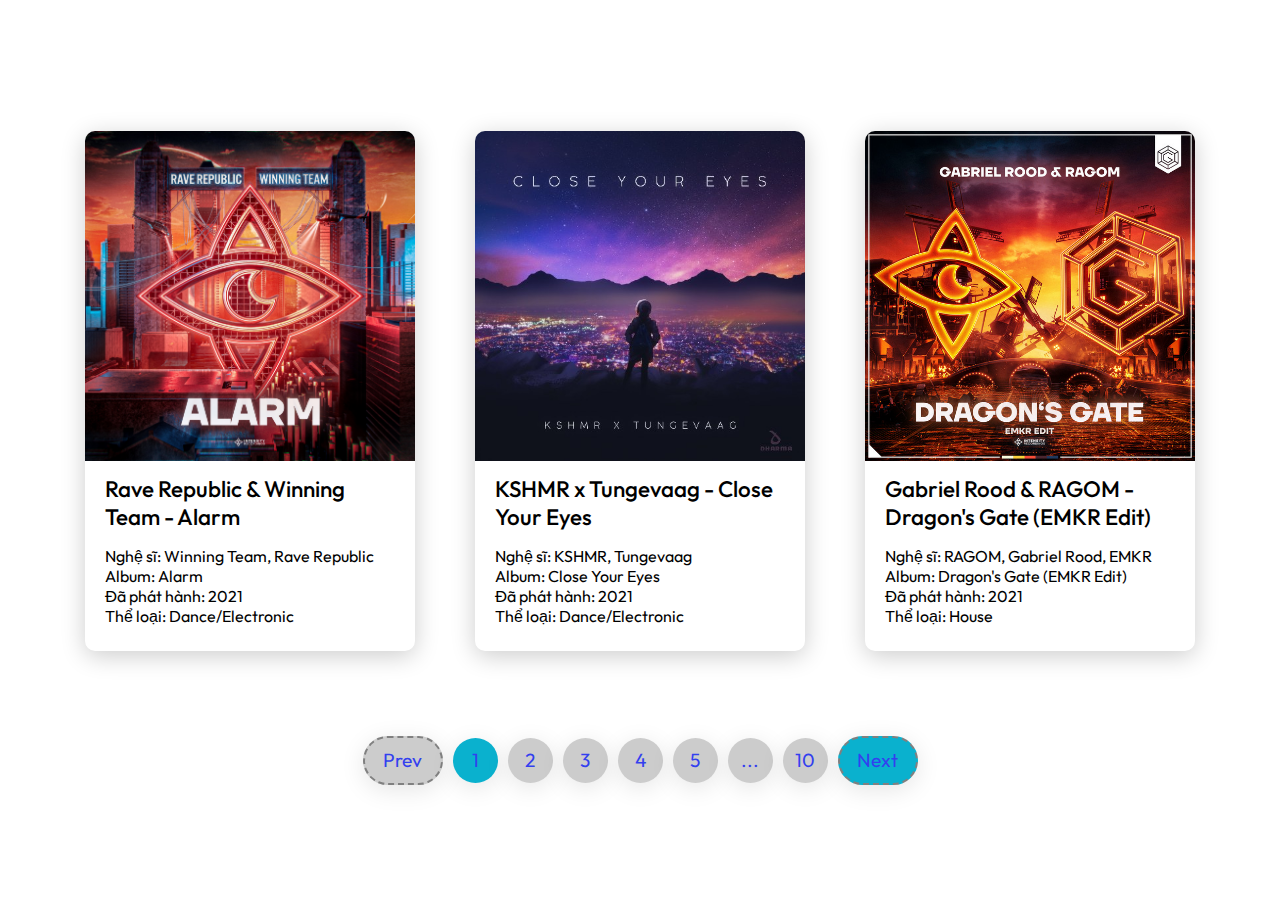
<file: index.html>
<!DOCTYPE html>
<html lang="en">

<head>
  <meta charset="UTF-8" />
  <meta http-equiv="X-UA-Compatible" content="IE=edge" />
  <meta name="viewport" content="width=device-width, initial-scale=1.0" />
  <title>Document</title>
  <script src="https://code.jquery.com/jquery-3.5.1.min.js"></script>
  <link rel="stylesheet" href="./css/Cau3.css" />
</head>

<body>
  <div class="container">
    <div class="card-content" style="display: none">
      <div class="card">
        <div class="card-image"><img src="./img/alarm.jfif" alt="" /></div>
        <div class="card-info">
          <h3>Rave Republic & Winning Team - Alarm</h3>
          <p>
            Nghệ sĩ: Winning Team, Rave Republic <br />
            Album: Alarm <br />
            Đã phát hành: 2021 <br />
            Thể loại: Dance/Electronic
          </p>
        </div>
      </div>
      <div class="card">
        <div class="card-image">
          <img src="./img/close_your_eyes.jpg" alt="" />
        </div>
        <div class="card-info">
          <h3>KSHMR x Tungevaag - Close Your Eyes</h3>
          <p>
            Nghệ sĩ: KSHMR, Tungevaag <br />
            Album: Close Your Eyes <br />
            Đã phát hành: 2021 <br />
            Thể loại: Dance/Electronic
          </p>
        </div>
      </div>
      <div class="card">
        <div class="card-image"><img src="./img/dg.jfif" alt="" /></div>
        <div class="card-info">
          <h3>Gabriel Rood & RAGOM - Dragon's Gate (EMKR Edit)</h3>
          <p>
            Nghệ sĩ: RAGOM, Gabriel Rood, EMKR <br />
            Album: Dragon's Gate (EMKR Edit) <br />
            Đã phát hành: 2021 <br />
            Thể loại: House
          </p>
        </div>
      </div>
      <div class="card">
        <div class="card-image"><img src="./img/famine.jfif" alt="" /></div>
        <div class="card-info">
          <h3>9Lives & Thaumaturge - Famine</h3>
          <p>
            Nghệ sĩ: Thaumaturge, 9Lives <br>
            Album: Famine <br>
            Đã phát hành: 2021
          </p>
        </div>
      </div>
      <div class="card">
        <div class="card-image">
          <img src="./img/feel_only_love.jfif" alt="" />
        </div>
        <div class="card-info">
          <h3>Feel only love - AXMO Remix</h3>
          <p>
            Nghệ sĩ:Klass, Mister Ruiz, AXMO <br>
            Đã phát hành: 2021-11-19
          </p>
        </div>
      </div>
      <div class="card">
        <div class="card-image"><img src="./img/journey.jfif" alt="" /></div>
        <div class="card-info">
          <h3>TBR & Koriz - Journey</h3>
          <p>
            Nghệ sĩ: Koriz, TBR <br>
            Album: Journey <br>
            Đã phát hành: 2021
          </p>
        </div>
      </div>
      <div class="card">
        <div class="card-image"><img src="./img/kame.jfif" alt="" /></div>
        <div class="card-info">
          <h3>Koriz & JuHyung - Know About Me</h3>
          <p>
            Nghệ sĩ: Koriz, JuHyung <br>
            Album: Know About Me <br>
            Đã phát hành: 2021
          </p>
        </div>
      </div>
      <div class="card">
        <div class="card-image"><img src="./img/leone.jfif" alt="" /></div>
        <div class="card-info">
          <h3>Cleyn & Stefan Bors - Leone</h3>
          <p>
            Nghệ sĩ: Stefan Bors, Cleyn <br>
            Album: Leone <br>
            Đã phát hành: 2020
          </p>
        </div>
      </div>
      <div class="card">
        <div class="card-image"><img src="./img/love.jpg" alt="" /></div>
        <div class="card-info">
          <h3>STVW - Love Drunk</h3>
          <p>
            Nghệ sĩ: STVW <br>
            Album: Love Drunk <br>
            Đã phát hành: 2021 <br>
            Thể loại: Dance/Electronic
          </p>
        </div>
      </div>
      <div class="card">
        <div class="card-image">
          <img src="./img/purgatory.jfif" alt="" />
        </div>
        <div class="card-info">
          <h3>JERIKO - Purgatory</h3>
          <p>
            Nghệ sĩ: JERIKO <br>
            Album: Purgatory <br>
            Đã phát hành: 2021 <br>
            Thể loại: House
          </p>
        </div>
      </div>
      <div class="card">
        <div class="card-image"><img src="./img/rave_love.jpg" alt="" /></div>
        <div class="card-info">
          <h3>W&W x AXMO ft. SONJA - Rave Love</h3>
          <p>
            Nghệ sĩ: AXMO, W&W <br>
            Nghệ sĩ nổi bật: SONJA <br>
            Album: Rave Love <br>
            Đã phát hành: 2020 <br>
            Thể loại: Dance/Electronic
          </p>
        </div>
      </div>
      <div class="card">
        <div class="card-image"><img src="./img/saga.jfif" alt="" /></div>
        <div class="card-info">
          <h3>Winning Team & Jawny Sparklez - The Saga </h3>
          <p>
            Nghệ sĩ: Jawny Sparklez, Winning Team <br>
            Album: The Saga <br>
            Đã phát hành: 2021
          </p>
        </div>
      </div>
      <div class="card">
        <div class="card-image">
          <img src="./img/signum_dei.jfif" alt="" />
        </div>
        <div class="card-info">
          <h3>Matt Alvarez - Signum Dei</h3>
          <p>
            Nghệ sĩ: Matt Alvarez <br>
            Album: Signum Dei <br>
            Đã phát hành: 2020
          </p>
        </div>
      </div>
      <div class="card">
        <div class="card-image"><img src="./img/the_crown.jpg" alt="" /></div>
        <div class="card-info">
          <h3>Blasterjaxx - The Crown (ft. Melissa Bonny) </h3>
          <p>
            Nghệ sĩ: Blasterjaxx <br>
            Nghệ sĩ nổi bật: Melissa Bonny <br>
            Album: The Crown <br>
            Đã phát hành: 2021 <br>
            Thể loại: Dance/Electronic
          </p>
        </div>
      </div>
      <div class="card">
        <div class="card-image"><img src="./img/danimal.jfif" alt="" /></div>
        <div class="card-info">
          <h3>Danimal - Wolves </h3>
          <p>
            Nghệ sĩ: Danimal <br>
            Album: Wolves <br>
            Đã phát hành: 2021
          </p>
        </div>
      </div>
      <div class="card">
        <div class="card-image"><img src="./img/jungle.jpg" alt="" /></div>
        <div class="card-info">
          <h3>AXMO - The Jungle</h3>
          <p>
            Nghệ sĩ: AXMO <br>
            Album: The Jungle <br>
            Đã phát hành: 2021 <br>
            Thể loại: Bigroom House
          </p>
        </div>
      </div>
      <div class="card">
        <div class="card-image"><img src="./img/mon.jfif" alt="" /></div>
        <div class="card-info">
          <h3>Ryos - Monster</h3>
          <p>
            Nghệ sĩ: Ryos, Revealed Recordings <br>
            Album: Hardwell's Revealed Radio: Week 39 <br>
            Đã phát hành: 2021
          </p>
        </div>
      </div>
      <div class="card">
        <div class="card-image">
          <img src="./img/nostalgia.jfif" alt="" />
        </div>
        <div class="card-info">
          <h3>Jeffrey Sutorius ft. Krimsonn - Nostalgia</h3>
          <p>
            Nghệ sĩ: Krimsonn, Jeffrey Sutorius <br>
            Album: Nostalgia <br>
            Đã phát hành: 2021
          </p>
        </div>
      </div>
      <div class="card">
        <div class="card-image">
          <img src="./img/ourkingdom.jpg" alt="" />
        </div>
        <div class="card-info">
          <h3>SaberZ ft. Haarley - Our Kingdom </h3>
          <p>
            Nghệ sĩ: SaberZ <br>
            Album: Our Kingdom <br>
            Đã phát hành: 2021 <br>
            Thể loại: Bigroom House
          </p>
        </div>
      </div>
      <div class="card">
        <div class="card-image"><img src="./img/remedy.jfif" alt="" /></div>
        <div class="card-info">
          <h3>Blackcode & 9Lives feat. Robbie Rosen - Remedy</h3>
          <p>
            Nghệ sĩ: Blackcode, Robbie Rosen, 9Lives <br>
            Album: Remedy <br>
            Đã phát hành: 2020
          </p>
        </div>
      </div>
      <div class="card">
        <div class="card-image"><img src="./img/takeover.jfif" alt="" /></div>
        <div class="card-info">
          <h3>ANG vs SaberZ - Takeover</h3>
          <p>
            Nghệ sĩ:ANG, SaberZ <br>
            Đĩa đơn:Takeover <br>
            Đã phát hành: 2021 <br>
            Thể loại:Bigroom House
          </p>
        </div>
      </div>
      <div class="card">
        <div class="card-image"><img src="./img//takeon.jpg" alt="" /></div>
        <div class="card-info">
          <h3>SaberZ - Take On The World</h3>
          <p>
            Nghệ sĩ: SaberZ <br>
            Album: Take On The World <br>
            Đã phát hành: 2019 <br>
            Thể loại:Bigroom House
          </p>
        </div>
      </div>
      <div class="card">
        <div class="card-image"><img src="./img//stvw.jpg" alt="" /></div>
        <div class="card-info">
          <h3>Justin Prime & STVW - Knockout</h3>
          <p>
            Nghệ sĩ: STVW, Justin Prime <br>
            Album: Knockout <br>
            Đã phát hành: 2021 <br>
            Thể loại:Bigroom House
          </p>
        </div>
      </div>
      <div class="card">
        <div class="card-image"><img src="./img/sanctuary.jpg" alt="" /></div>
        <div class="card-info">
          <h3>Dropgun & BassRox - Sanctuary</h3>
          <p>
            Nghệ sĩ: BassRox, Dropgun <br>
            Album: Sanctuary <br>
            Đã phát hành: 2020
          </p>
        </div>
      </div>
      <div class="card">
        <div class="card-image"><img src="./img/rise.jpg" alt="" /></div>
        <div class="card-info">
          <h3>Blackcode & Meikle - Rise Above (ft. Caroline Grey)</h3>
          <p>
            Nghệ sĩ: Blackcode, Meikle <br>
            Nghệ sĩ nổi bật: Caroline Grey <br>
            Album: Rise Above <br>
            Đã phát hành: 2021
          </p>
        </div>
      </div>
      <div class="card">
        <div class="card-image"><img src="./img/come.jpg" alt="" /></div>
        <div class="card-info">
          <h3>WYKO - Come Alive</h3>
          <p>
            Nghệ sĩ: WYKO <br>
            Album: Come Alive <br>
            Đã phát hành: 2021
          </p>
        </div>
      </div>
      <div class="card">
        <div class="card-image"><img src="./img/la.jfif" alt="" /></div>
        <div class="card-info">
          <h3>Card 27</h3>
          <p>
            Lorem ipsum dolor sit, amet consectetur adipisicing elit. Expedita
            temporibus debitis placeat, quia nobis doloribus eos at
            reiciendis? Vero, ipsam?
          </p>
        </div>
      </div>
      <div class="card">
        <div class="card-image"><img src="./img/human.jfif" alt="" /></div>
        <div class="card-info">
          <h3>
            Sick Individuals - Humans ft. April Bender</h3>
          <p>
            Nghệ sĩ: Sick Individuals <br>
            Nghệ sĩ nổi bật: April Bender <br>
            Album: Humans (Let Me Love You) <br>
            Đã phát hành: 2019

          </p>
        </div>
      </div>
      <div class="card">
        <div class="card-image"><img src="./img/rea.jfif" alt="" /></div>
        <div class="card-info">
          <h3>SICK INDIVIDUALS x Jewelz & Sparks - Reaction </h3>
          <p>
            Nghệ sĩ: Jewelz & Sparks, Sick Individuals, Sparks <br>
            Album: Reaction <br>
            Đã phát hành: 2018
          </p>
        </div>
      </div>
      <div class="card">
        <div class="card-image"><img src="./img/run.jfif" alt="" /></div>
        <div class="card-info">
          <h3>SICK INDIVIDUALS - Runaway</h3>
          <p>
            Nghệ sĩ: Nazzereene Taleb, Vigel, Sick Individuals <br>
            Album: Runaway <br>
            Đã phát hành: 2020
          </p>
        </div>
      </div>
    </div>
    <div class="pagination">
      <!-- <li class="page-item previous-page disable">
        <a href="#" class="page-link">Prev</a>
      </li>
      <li class="page-item current-page active">
        <a href="#" class="page-link">1</a>
      </li>
      <li class="page-item dots">
        <a href="#" class="page-link">...</a>
      </li>
      <li class="page-item current-page">
        <a href="#" class="page-link">5</a>
      </li>
      <li class="page-item current-page">
        <a href="#" class="page-link">6</a>
      </li>
      <li class="page-item dots">
        <a href="#" class="page-link">...</a>
      </li>
      <li class="page-item current-page">
        <a href="#" class="page-link">10</a>
      </li>
      <li class="page-item next-page">
        <a href="#" class="page-link">Next</a>
      </li> -->
    </div>
  </div>

  <script>
    function getPageList(totalPages, page, maxLength) {
      function range(start, end) {
        return Array.from(Array(end - start + 1), (_, i) => i + start);
      }

      var sideWidth = maxLength < 9 ? 1 : 2;
      var leftWidth = (maxLength - sideWidth * 2 - 3) >> 1;
      var rightWidth = (maxLength - sideWidth * 2 - 3) >> 1;

      if (totalPages <= maxLength) {
        return range(1, totalPages);
      }

      if (page <= maxLength - sideWidth - 1 - rightWidth) {
        return range(1, maxLength - sideWidth - 1).concat(
          0,
          range(totalPages - sideWidth + 1, totalPages)
        );
      }

      if (page >= totalPages - sideWidth - 1 - rightWidth) {
        return range(1, sideWidth).concat(
          0,
          range(
            totalPages - sideWidth - 1 - rightWidth - leftWidth,
            totalPages
          )
        );
      }

      return range(1, sideWidth).concat(
        0,
        range(page - leftWidth, page + rightWidth),
        0,
        range(totalPages - sideWidth + 1, totalPages)
      );
    }

    $(function () {
      var numberOfItems = $(".card-content .card").length;
      var limitPerPage = 3;
      var totalPages = Math.ceil(numberOfItems / limitPerPage);
      var paginationSize = 7;
      var currentPage;

      function showPage(whichPage) {
        if (whichPage < 1 || whichPage > totalPages) return false;
        currentPage = whichPage;

        $(".card-content .card")
          .hide()
          .slice((currentPage - 1) * limitPerPage, currentPage * limitPerPage)
          .show();

        $(".pagination li").slice(1, -1).remove();

        getPageList(totalPages, currentPage, paginationSize).forEach(
          (item) => {
            $("<li>")
              .addClass("page-item")
              .addClass(item ? "current-page" : "dots")
              .toggleClass("active", item === currentPage)
              .append(
                $("<a>")
                  .addClass("page-link")
                  .attr({ href: "javascript:void(0)" })
                  .text(item || "...")
              )
              .insertBefore(".next-page");
          }
        );

        $(".previous-page").toggleClass("disable", currentPage === 1);
        $(".next-page").toggleClass("disable", currentPage === totalPages);
        return true;
      }

      $(".pagination").append(
        $("<li>")
          .addClass("page-item")
          .addClass("previous-page")
          .append(
            $("<a>")
              .addClass("page-link")
              .attr({ href: "javascript:void(0)" })
              .text("Prev")
          ),
        $("<li>")
          .addClass("page-item")
          .addClass("next-page")
          .append(
            $("<a>")
              .addClass("page-link")
              .attr({ href: "javascript:void(0)" })
              .text("Next")
          )
      );

      $(".card-content").show();
      showPage(1);
      $(document).on(
        "click",
        ".pagination li.current-page:not(.active)",
        function () {
          return showPage(+$(this).text());
        }
      );

      $(".next-page").on("click", function () {
        return showPage(currentPage + 1);
      });

      $(".previous-page").on("click", function () {
        return showPage(currentPage - 1);
      });
    });
  </script>
</body>

</html>
</file>
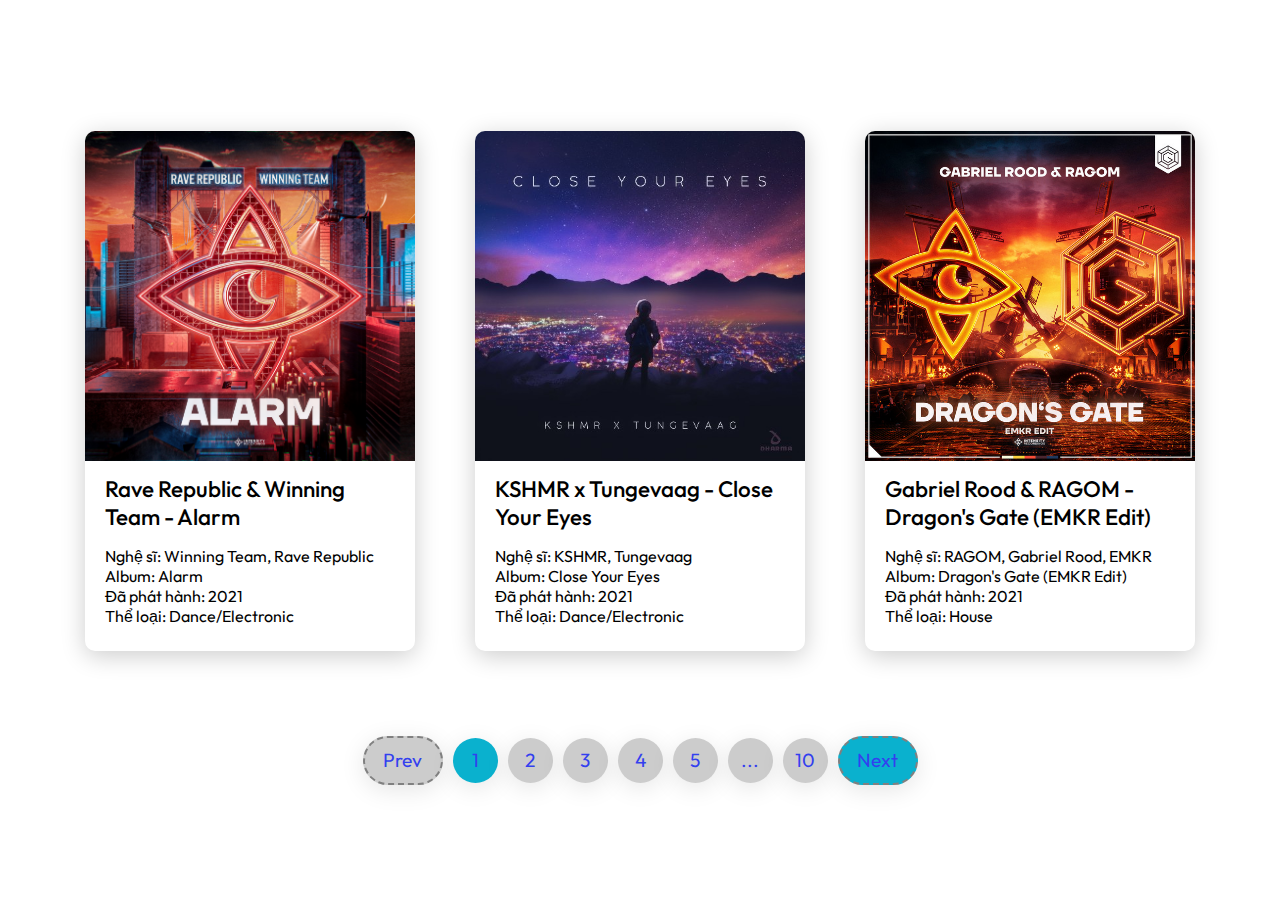
<file: Cau3.html>
<!DOCTYPE html>
<html lang="en">

<head>
  <meta charset="UTF-8" />
  <meta http-equiv="X-UA-Compatible" content="IE=edge" />
  <meta name="viewport" content="width=device-width, initial-scale=1.0" />
  <title>Document</title>
  <script src="https://code.jquery.com/jquery-3.5.1.min.js"></script>
  <link rel="stylesheet" href="./css/Cau3.css" />
</head>

<body>
  <div class="container">
    <div class="card-content" style="display: none">
      <div class="card">
        <div class="card-image"><img src="./img/alarm.jfif" alt="" /></div>
        <div class="card-info">
          <h3>Rave Republic & Winning Team - Alarm</h3>
          <p>
            Nghệ sĩ: Winning Team, Rave Republic <br />
            Album: Alarm <br />
            Đã phát hành: 2021 <br />
            Thể loại: Dance/Electronic
          </p>
        </div>
      </div>
      <div class="card">
        <div class="card-image">
          <img src="./img/close_your_eyes.jpg" alt="" />
        </div>
        <div class="card-info">
          <h3>KSHMR x Tungevaag - Close Your Eyes</h3>
          <p>
            Nghệ sĩ: KSHMR, Tungevaag <br />
            Album: Close Your Eyes <br />
            Đã phát hành: 2021 <br />
            Thể loại: Dance/Electronic
          </p>
        </div>
      </div>
      <div class="card">
        <div class="card-image"><img src="./img/dg.jfif" alt="" /></div>
        <div class="card-info">
          <h3>Gabriel Rood & RAGOM - Dragon's Gate (EMKR Edit)</h3>
          <p>
            Nghệ sĩ: RAGOM, Gabriel Rood, EMKR <br />
            Album: Dragon's Gate (EMKR Edit) <br />
            Đã phát hành: 2021 <br />
            Thể loại: House
          </p>
        </div>
      </div>
      <div class="card">
        <div class="card-image"><img src="./img/famine.jfif" alt="" /></div>
        <div class="card-info">
          <h3>9Lives & Thaumaturge - Famine</h3>
          <p>
            Nghệ sĩ: Thaumaturge, 9Lives <br>
            Album: Famine <br>
            Đã phát hành: 2021
          </p>
        </div>
      </div>
      <div class="card">
        <div class="card-image">
          <img src="./img/feel_only_love.jfif" alt="" />
        </div>
        <div class="card-info">
          <h3>Feel only love - AXMO Remix</h3>
          <p>
            Nghệ sĩ:Klass, Mister Ruiz, AXMO <br>
            Đã phát hành: 2021-11-19
          </p>
        </div>
      </div>
      <div class="card">
        <div class="card-image"><img src="./img/journey.jfif" alt="" /></div>
        <div class="card-info">
          <h3>TBR & Koriz - Journey</h3>
          <p>
            Nghệ sĩ: Koriz, TBR <br>
            Album: Journey <br>
            Đã phát hành: 2021
          </p>
        </div>
      </div>
      <div class="card">
        <div class="card-image"><img src="./img/kame.jfif" alt="" /></div>
        <div class="card-info">
          <h3>Koriz & JuHyung - Know About Me</h3>
          <p>
            Nghệ sĩ: Koriz, JuHyung <br>
            Album: Know About Me <br>
            Đã phát hành: 2021
          </p>
        </div>
      </div>
      <div class="card">
        <div class="card-image"><img src="./img/leone.jfif" alt="" /></div>
        <div class="card-info">
          <h3>Cleyn & Stefan Bors - Leone</h3>
          <p>
            Nghệ sĩ: Stefan Bors, Cleyn <br>
            Album: Leone <br>
            Đã phát hành: 2020
          </p>
        </div>
      </div>
      <div class="card">
        <div class="card-image"><img src="./img/love.jpg" alt="" /></div>
        <div class="card-info">
          <h3>STVW - Love Drunk</h3>
          <p>
            Nghệ sĩ: STVW <br>
            Album: Love Drunk <br>
            Đã phát hành: 2021 <br>
            Thể loại: Dance/Electronic
          </p>
        </div>
      </div>
      <div class="card">
        <div class="card-image">
          <img src="./img/purgatory.jfif" alt="" />
        </div>
        <div class="card-info">
          <h3>JERIKO - Purgatory</h3>
          <p>
            Nghệ sĩ: JERIKO <br>
            Album: Purgatory <br>
            Đã phát hành: 2021 <br>
            Thể loại: House
          </p>
        </div>
      </div>
      <div class="card">
        <div class="card-image"><img src="./img/rave_love.jpg" alt="" /></div>
        <div class="card-info">
          <h3>W&W x AXMO ft. SONJA - Rave Love</h3>
          <p>
            Nghệ sĩ: AXMO, W&W <br>
            Nghệ sĩ nổi bật: SONJA <br>
            Album: Rave Love <br>
            Đã phát hành: 2020 <br>
            Thể loại: Dance/Electronic
          </p>
        </div>
      </div>
      <div class="card">
        <div class="card-image"><img src="./img/saga.jfif" alt="" /></div>
        <div class="card-info">
          <h3>Winning Team & Jawny Sparklez - The Saga </h3>
          <p>
            Nghệ sĩ: Jawny Sparklez, Winning Team <br>
            Album: The Saga <br>
            Đã phát hành: 2021
          </p>
        </div>
      </div>
      <div class="card">
        <div class="card-image">
          <img src="./img/signum_dei.jfif" alt="" />
        </div>
        <div class="card-info">
          <h3>Matt Alvarez - Signum Dei</h3>
          <p>
            Nghệ sĩ: Matt Alvarez <br>
            Album: Signum Dei <br>
            Đã phát hành: 2020
          </p>
        </div>
      </div>
      <div class="card">
        <div class="card-image"><img src="./img/the_crown.jpg" alt="" /></div>
        <div class="card-info">
          <h3>Blasterjaxx - The Crown (ft. Melissa Bonny) </h3>
          <p>
            Nghệ sĩ: Blasterjaxx <br>
            Nghệ sĩ nổi bật: Melissa Bonny <br>
            Album: The Crown <br>
            Đã phát hành: 2021 <br>
            Thể loại: Dance/Electronic
          </p>
        </div>
      </div>
      <div class="card">
        <div class="card-image"><img src="./img/danimal.jfif" alt="" /></div>
        <div class="card-info">
          <h3>Danimal - Wolves </h3>
          <p>
            Nghệ sĩ: Danimal <br>
            Album: Wolves <br>
            Đã phát hành: 2021
          </p>
        </div>
      </div>
      <div class="card">
        <div class="card-image"><img src="./img/jungle.jpg" alt="" /></div>
        <div class="card-info">
          <h3>AXMO - The Jungle</h3>
          <p>
            Nghệ sĩ: AXMO <br>
            Album: The Jungle <br>
            Đã phát hành: 2021 <br>
            Thể loại: Bigroom House
          </p>
        </div>
      </div>
      <div class="card">
        <div class="card-image"><img src="./img/mon.jfif" alt="" /></div>
        <div class="card-info">
          <h3>Ryos - Monster</h3>
          <p>
            Nghệ sĩ: Ryos, Revealed Recordings <br>
            Album: Hardwell's Revealed Radio: Week 39 <br>
            Đã phát hành: 2021
          </p>
        </div>
      </div>
      <div class="card">
        <div class="card-image">
          <img src="./img/nostalgia.jfif" alt="" />
        </div>
        <div class="card-info">
          <h3>Jeffrey Sutorius ft. Krimsonn - Nostalgia</h3>
          <p>
            Nghệ sĩ: Krimsonn, Jeffrey Sutorius <br>
            Album: Nostalgia <br>
            Đã phát hành: 2021
          </p>
        </div>
      </div>
      <div class="card">
        <div class="card-image">
          <img src="./img/ourkingdom.jpg" alt="" />
        </div>
        <div class="card-info">
          <h3>SaberZ ft. Haarley - Our Kingdom </h3>
          <p>
            Nghệ sĩ: SaberZ <br>
            Album: Our Kingdom <br>
            Đã phát hành: 2021 <br>
            Thể loại: Bigroom House
          </p>
        </div>
      </div>
      <div class="card">
        <div class="card-image"><img src="./img/remedy.jfif" alt="" /></div>
        <div class="card-info">
          <h3>Blackcode & 9Lives feat. Robbie Rosen - Remedy</h3>
          <p>
            Nghệ sĩ: Blackcode, Robbie Rosen, 9Lives <br>
            Album: Remedy <br>
            Đã phát hành: 2020
          </p>
        </div>
      </div>
      <div class="card">
        <div class="card-image"><img src="./img/takeover.jfif" alt="" /></div>
        <div class="card-info">
          <h3>ANG vs SaberZ - Takeover</h3>
          <p>
            Nghệ sĩ:ANG, SaberZ <br>
            Đĩa đơn:Takeover <br>
            Đã phát hành: 2021 <br>
            Thể loại:Bigroom House
          </p>
        </div>
      </div>
      <div class="card">
        <div class="card-image"><img src="./img//takeon.jpg" alt="" /></div>
        <div class="card-info">
          <h3>SaberZ - Take On The World</h3>
          <p>
            Nghệ sĩ: SaberZ <br>
            Album: Take On The World <br>
            Đã phát hành: 2019 <br>
            Thể loại:Bigroom House
          </p>
        </div>
      </div>
      <div class="card">
        <div class="card-image"><img src="./img//stvw.jpg" alt="" /></div>
        <div class="card-info">
          <h3>Justin Prime & STVW - Knockout</h3>
          <p>
            Nghệ sĩ: STVW, Justin Prime <br>
            Album: Knockout <br>
            Đã phát hành: 2021 <br>
            Thể loại:Bigroom House
          </p>
        </div>
      </div>
      <div class="card">
        <div class="card-image"><img src="./img/sanctuary.jpg" alt="" /></div>
        <div class="card-info">
          <h3>Dropgun & BassRox - Sanctuary</h3>
          <p>
            Nghệ sĩ: BassRox, Dropgun <br>
            Album: Sanctuary <br>
            Đã phát hành: 2020
          </p>
        </div>
      </div>
      <div class="card">
        <div class="card-image"><img src="./img/rise.jpg" alt="" /></div>
        <div class="card-info">
          <h3>Blackcode & Meikle - Rise Above (ft. Caroline Grey)</h3>
          <p>
            Nghệ sĩ: Blackcode, Meikle <br>
            Nghệ sĩ nổi bật: Caroline Grey <br>
            Album: Rise Above <br>
            Đã phát hành: 2021
          </p>
        </div>
      </div>
      <div class="card">
        <div class="card-image"><img src="./img/come.jpg" alt="" /></div>
        <div class="card-info">
          <h3>WYKO - Come Alive</h3>
          <p>
            Nghệ sĩ: WYKO <br>
            Album: Come Alive <br>
            Đã phát hành: 2021
          </p>
        </div>
      </div>
      <div class="card">
        <div class="card-image"><img src="./img/la.jfif" alt="" /></div>
        <div class="card-info">
          <h3>Card 27</h3>
          <p>
            Lorem ipsum dolor sit, amet consectetur adipisicing elit. Expedita
            temporibus debitis placeat, quia nobis doloribus eos at
            reiciendis? Vero, ipsam?
          </p>
        </div>
      </div>
      <div class="card">
        <div class="card-image"><img src="./img/human.jfif" alt="" /></div>
        <div class="card-info">
          <h3>
            Sick Individuals - Humans ft. April Bender</h3>
          <p>
            Nghệ sĩ: Sick Individuals <br>
            Nghệ sĩ nổi bật: April Bender <br>
            Album: Humans (Let Me Love You) <br>
            Đã phát hành: 2019

          </p>
        </div>
      </div>
      <div class="card">
        <div class="card-image"><img src="./img/rea.jfif" alt="" /></div>
        <div class="card-info">
          <h3>SICK INDIVIDUALS x Jewelz & Sparks - Reaction </h3>
          <p>
            Nghệ sĩ: Jewelz & Sparks, Sick Individuals, Sparks <br>
            Album: Reaction <br>
            Đã phát hành: 2018
          </p>
        </div>
      </div>
      <div class="card">
        <div class="card-image"><img src="./img/run.jfif" alt="" /></div>
        <div class="card-info">
          <h3>SICK INDIVIDUALS - Runaway</h3>
          <p>
            Nghệ sĩ: Nazzereene Taleb, Vigel, Sick Individuals <br>
            Album: Runaway <br>
            Đã phát hành: 2020
          </p>
        </div>
      </div>
    </div>
    <div class="pagination">
      <!-- <li class="page-item previous-page disable">
        <a href="#" class="page-link">Prev</a>
      </li>
      <li class="page-item current-page active">
        <a href="#" class="page-link">1</a>
      </li>
      <li class="page-item dots">
        <a href="#" class="page-link">...</a>
      </li>
      <li class="page-item current-page">
        <a href="#" class="page-link">5</a>
      </li>
      <li class="page-item current-page">
        <a href="#" class="page-link">6</a>
      </li>
      <li class="page-item dots">
        <a href="#" class="page-link">...</a>
      </li>
      <li class="page-item current-page">
        <a href="#" class="page-link">10</a>
      </li>
      <li class="page-item next-page">
        <a href="#" class="page-link">Next</a>
      </li> -->
    </div>
  </div>

  <script>
    function getPageList(totalPages, page, maxLength) {
      function range(start, end) {
        return Array.from(Array(end - start + 1), (_, i) => i + start);
      }

      var sideWidth = maxLength < 9 ? 1 : 2;
      var leftWidth = (maxLength - sideWidth * 2 - 3) >> 1;
      var rightWidth = (maxLength - sideWidth * 2 - 3) >> 1;

      if (totalPages <= maxLength) {
        return range(1, totalPages);
      }

      if (page <= maxLength - sideWidth - 1 - rightWidth) {
        return range(1, maxLength - sideWidth - 1).concat(
          0,
          range(totalPages - sideWidth + 1, totalPages)
        );
      }

      if (page >= totalPages - sideWidth - 1 - rightWidth) {
        return range(1, sideWidth).concat(
          0,
          range(
            totalPages - sideWidth - 1 - rightWidth - leftWidth,
            totalPages
          )
        );
      }

      return range(1, sideWidth).concat(
        0,
        range(page - leftWidth, page + rightWidth),
        0,
        range(totalPages - sideWidth + 1, totalPages)
      );
    }

    $(function () {
      var numberOfItems = $(".card-content .card").length;
      var limitPerPage = 3;
      var totalPages = Math.ceil(numberOfItems / limitPerPage);
      var paginationSize = 7;
      var currentPage;

      function showPage(whichPage) {
        if (whichPage < 1 || whichPage > totalPages) return false;
        currentPage = whichPage;

        $(".card-content .card")
          .hide()
          .slice((currentPage - 1) * limitPerPage, currentPage * limitPerPage)
          .show();

        $(".pagination li").slice(1, -1).remove();

        getPageList(totalPages, currentPage, paginationSize).forEach(
          (item) => {
            $("<li>")
              .addClass("page-item")
              .addClass(item ? "current-page" : "dots")
              .toggleClass("active", item === currentPage)
              .append(
                $("<a>")
                  .addClass("page-link")
                  .attr({ href: "javascript:void(0)" })
                  .text(item || "...")
              )
              .insertBefore(".next-page");
          }
        );

        $(".previous-page").toggleClass("disable", currentPage === 1);
        $(".next-page").toggleClass("disable", currentPage === totalPages);
        return true;
      }

      $(".pagination").append(
        $("<li>")
          .addClass("page-item")
          .addClass("previous-page")
          .append(
            $("<a>")
              .addClass("page-link")
              .attr({ href: "javascript:void(0)" })
              .text("Prev")
          ),
        $("<li>")
          .addClass("page-item")
          .addClass("next-page")
          .append(
            $("<a>")
              .addClass("page-link")
              .attr({ href: "javascript:void(0)" })
              .text("Next")
          )
      );

      $(".card-content").show();
      showPage(1);
      $(document).on(
        "click",
        ".pagination li.current-page:not(.active)",
        function () {
          return showPage(+$(this).text());
        }
      );

      $(".next-page").on("click", function () {
        return showPage(currentPage + 1);
      });

      $(".previous-page").on("click", function () {
        return showPage(currentPage - 1);
      });
    });
  </script>
</body>

</html>
</file>
<file: css/Cau3.css>
@import url('https://fonts.googleapis.com/css2?family=Outfit:wght@100;200;300;400;500;600&display=swap');

*{
  margin: 0;
  padding: 0;
  box-sizing: border-box;
  font-family: 'Outfit', sans-serif;
}

img{
  width: 330px;
  height: 330px;
  object-fit: cover;
}

.container{
  min-height: 100vh;
  display:flex;
  align-items:center;
  justify-content:center;
  flex-direction: column;
}

.card-content{
  display: flex;
  justify-content: center;
  align-items: center;
  flex-wrap: wrap;
  margin: 20px;
}

.card{
  background-color: #fff;
  width: 330px;
  height: 520px;
  box-shadow: 0 5px 25px rgb(1 1 1 / 20%);
  border-radius: 10px;
  overflow: hidden;
  margin: 30px;
  transition: all .5s ease;
}

.card:hover{
  transform: translateY(-10px);
  cursor: pointer;
}

.card-info{
  padding: 10px 20px 20px;
  margin-bottom: 10px;
}

.card-info h3{
  font-size: 1.4em;
  font-weight: 500;
  margin-bottom: 15px;
}

.card-info p{
  font-size: 1em;
  margin-bottom: 5px;
}

.pagination{
  text-align: center;
  margin: 30px;
  user-select: none;
}

.pagination li{
  display: inline-block;
  margin: 5px;
  box-shadow: 0 5px 25px rgb(1 1 1 / 10%);
}

.pagination li a{
  color: #3340ef;
  text-decoration: none;
  font-size: 1.2em;
  line-height: 45px;
}

.previous-page, .next-page{
  background-color: #0AB1CE;
  width: 80px;
  border-radius: 45px;
  cursor: pointer;
  transition: .3s ease-in;
  border: 2px dashed grey;
}

.previous-page:hover, .next-page:hover{
  background-color: transparent;
}

.previous-page:hover{
  transform: translateX(-10px);
}

.next-page:hover{
  transform: translateX(10px);
}

.current-page, .dots{
  background-color: #ccc;
  width: 45px;
  border-radius: 50%;
  cursor: pointer;
}

.active{
  background-color: #0AB1CE;
}

.disable{
  background-color: #ccc;
}
</file>
